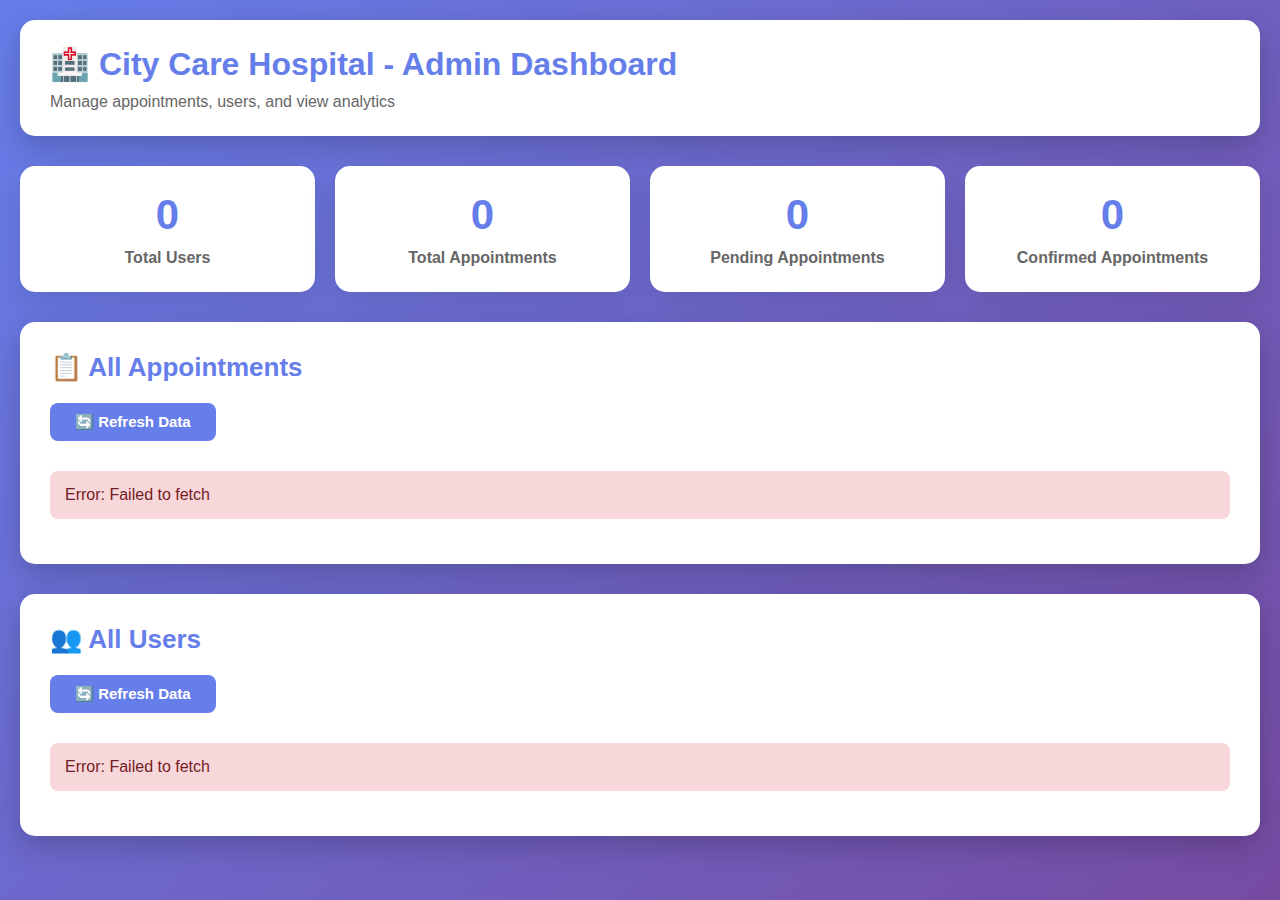
<file: admin.html>
<!DOCTYPE html>
<html lang="en">
<head>
  <meta charset="UTF-8">
  <meta name="viewport" content="width=device-width, initial-scale=1.0">
  <title>City Care Hospital - Admin Dashboard</title>
  <style>
    * {
      margin: 0;
      padding: 0;
      box-sizing: border-box;
    }
    
    body {
      font-family: 'Segoe UI', Tahoma, Geneva, Verdana, sans-serif;
      background: linear-gradient(135deg, #667eea 0%, #764ba2 100%);
      min-height: 100vh;
      padding: 20px;
    }
    
    .container {
      max-width: 1400px;
      margin: 0 auto;
    }
    
    .header {
      background: white;
      padding: 25px 30px;
      border-radius: 15px;
      box-shadow: 0 10px 30px rgba(0,0,0,0.2);
      margin-bottom: 30px;
    }
    
    .header h1 {
      color: #667eea;
      font-size: 32px;
      margin-bottom: 10px;
    }
    
    .header p {
      color: #666;
      font-size: 16px;
    }
    
    .stats {
      display: grid;
      grid-template-columns: repeat(auto-fit, minmax(250px, 1fr));
      gap: 20px;
      margin-bottom: 30px;
    }
    
    .stat-card {
      background: white;
      padding: 25px;
      border-radius: 15px;
      box-shadow: 0 10px 30px rgba(0,0,0,0.1);
      text-align: center;
    }
    
    .stat-card h3 {
      color: #667eea;
      font-size: 42px;
      margin-bottom: 10px;
    }
    
    .stat-card p {
      color: #666;
      font-size: 16px;
      font-weight: 600;
    }
    
    .section {
      background: white;
      padding: 30px;
      border-radius: 15px;
      box-shadow: 0 10px 30px rgba(0,0,0,0.2);
      margin-bottom: 30px;
    }
    
    .section h2 {
      color: #667eea;
      font-size: 26px;
      margin-bottom: 20px;
      display: flex;
      align-items: center;
      gap: 10px;
    }
    
    table {
      width: 100%;
      border-collapse: collapse;
      margin-top: 20px;
    }
    
    table thead {
      background: #667eea;
      color: white;
    }
    
    table th {
      padding: 15px;
      text-align: left;
      font-weight: 600;
    }
    
    table td {
      padding: 12px 15px;
      border-bottom: 1px solid #e0e0e0;
    }
    
    table tbody tr:hover {
      background: #f5f5f5;
    }
    
    .status {
      display: inline-block;
      padding: 5px 12px;
      border-radius: 20px;
      font-size: 13px;
      font-weight: 600;
    }
    
    .status.pending {
      background: #fff3cd;
      color: #856404;
    }
    
    .status.confirmed {
      background: #d4edda;
      color: #155724;
    }
    
    .status.cancelled {
      background: #f8d7da;
      color: #721c24;
    }
    
    .status.completed {
      background: #d1ecf1;
      color: #0c5460;
    }
    
    .refresh-btn {
      background: #667eea;
      color: white;
      border: none;
      padding: 10px 25px;
      border-radius: 8px;
      cursor: pointer;
      font-size: 15px;
      font-weight: 600;
      margin-bottom: 15px;
      transition: background 0.3s;
    }
    
    .refresh-btn:hover {
      background: #5568d3;
    }
    
    .loading {
      text-align: center;
      padding: 40px;
      color: #667eea;
      font-size: 18px;
    }
    
    .error {
      background: #f8d7da;
      color: #721c24;
      padding: 15px;
      border-radius: 8px;
      margin: 15px 0;
    }
    
    .actions-cell {
      white-space: nowrap;
    }
    
    .action-btn {
      border: none;
      padding: 6px 12px;
      border-radius: 5px;
      cursor: pointer;
      font-size: 12px;
      font-weight: 600;
      margin-right: 5px;
      transition: all 0.3s;
    }
    
    .confirm-btn {
      background: #28a745;
      color: white;
    }
    
    .confirm-btn:hover {
      background: #218838;
      transform: scale(1.05);
    }
    
    .cancel-btn {
      background: #dc3545;
      color: white;
    }
    
    .cancel-btn:hover {
      background: #c82333;
      transform: scale(1.05);
    }
    
    .complete-btn {
      background: #17a2b8;
      color: white;
    }
    
    .complete-btn:hover {
      background: #138496;
      transform: scale(1.05);
    }
  </style>
</head>
<body>
  <div class="container">
    <div class="header">
      <h1>🏥 City Care Hospital - Admin Dashboard</h1>
      <p>Manage appointments, users, and view analytics</p>
    </div>
    
    <div class="stats">
      <div class="stat-card">
        <h3 id="totalUsers">0</h3>
        <p>Total Users</p>
      </div>
      <div class="stat-card">
        <h3 id="totalAppointments">0</h3>
        <p>Total Appointments</p>
      </div>
      <div class="stat-card">
        <h3 id="pendingAppointments">0</h3>
        <p>Pending Appointments</p>
      </div>
      <div class="stat-card">
        <h3 id="confirmedAppointments">0</h3>
        <p>Confirmed Appointments</p>
      </div>
    </div>
    
    <div class="section">
      <h2>📋 All Appointments</h2>
      <button class="refresh-btn" onclick="loadAppointments()">🔄 Refresh Data</button>
      <div id="appointmentsContent"></div>
    </div>
    
    <div class="section">
      <h2>👥 All Users</h2>
      <button class="refresh-btn" onclick="loadUsers()">🔄 Refresh Data</button>
      <div id="usersContent"></div>
    </div>
  </div>
  
  <script>
    const API_BASE = 'http://127.0.0.1:5000/api';
    const ADMIN_TOKEN = 'citycare-admin-token';
    
    async function loadAppointments() {
      const container = document.getElementById('appointmentsContent');
      container.innerHTML = '<div class="loading">Loading appointments...</div>';
      
      try {
        const response = await fetch(`${API_BASE}/appointments?admin_token=${ADMIN_TOKEN}`);
        const data = await response.json();
        
        if (!response.ok) {
          throw new Error(data.error || 'Failed to load appointments');
        }
        
        const appointments = data.appointments || [];
        document.getElementById('totalAppointments').textContent = appointments.length;
        
        const pending = appointments.filter(a => a.status === 'pending').length;
        const confirmed = appointments.filter(a => a.status === 'confirmed').length;
        document.getElementById('pendingAppointments').textContent = pending;
        document.getElementById('confirmedAppointments').textContent = confirmed;
        
        if (appointments.length === 0) {
          container.innerHTML = '<p style="text-align:center;color:#666;padding:20px;">No appointments found</p>';
          return;
        }
        
        let html = `
          <table>
            <thead>
              <tr>
                <th>ID</th>
                <th>Patient Name</th>
                <th>Email</th>
                <th>Phone</th>
                <th>Doctor</th>
                <th>Department</th>
                <th>Date</th>
                <th>Time</th>
                <th>Status</th>
                <th>Created</th>
                <th>Actions</th>
              </tr>
            </thead>
            <tbody>
        `;
        
        appointments.forEach(apt => {
          // Generate action buttons based on status
          let actionButtons = '';
          if (apt.status === 'pending') {
            actionButtons = `
              <button class="action-btn confirm-btn" onclick="updateAppointmentStatus(${apt.id}, 'confirmed')">✅ Confirm</button>
              <button class="action-btn cancel-btn" onclick="updateAppointmentStatus(${apt.id}, 'cancelled')">❌ Cancel</button>
            `;
          } else if (apt.status === 'confirmed') {
            actionButtons = `
              <button class="action-btn complete-btn" onclick="updateAppointmentStatus(${apt.id}, 'completed')">✔️ Complete</button>
              <button class="action-btn cancel-btn" onclick="updateAppointmentStatus(${apt.id}, 'cancelled')">❌ Cancel</button>
            `;
          } else if (apt.status === 'cancelled') {
            actionButtons = `
              <button class="action-btn confirm-btn" onclick="updateAppointmentStatus(${apt.id}, 'confirmed')">🔄 Reconfirm</button>
            `;
          } else if (apt.status === 'completed') {
            actionButtons = '<span style="color:#28a745;">✔️ Done</span>';
          }
          
          html += `
            <tr>
              <td>${apt.id}</td>
              <td>${apt.name}</td>
              <td>${apt.email}</td>
              <td>${apt.phone}</td>
              <td>${apt.doctor}</td>
              <td>${apt.department || 'N/A'}</td>
              <td>${apt.appointment_date}</td>
              <td>${apt.appointment_time}</td>
              <td><span class="status ${apt.status}">${apt.status}</span></td>
              <td>${new Date(apt.created_at).toLocaleDateString()}</td>
              <td class="actions-cell">${actionButtons}</td>
            </tr>
          `;
        });
        
        html += '</tbody></table>';
        container.innerHTML = html;
        
      } catch (error) {
        container.innerHTML = `<div class="error">Error: ${error.message}</div>`;
      }
    }
    
    async function loadUsers() {
      const container = document.getElementById('usersContent');
      container.innerHTML = '<div class="loading">Loading users...</div>';
      
      try {
        const response = await fetch(`${API_BASE}/users?admin_token=${ADMIN_TOKEN}`);
        const data = await response.json();
        
        if (!response.ok) {
          throw new Error(data.error || 'Failed to load users');
        }
        
        const users = data.users || [];
        document.getElementById('totalUsers').textContent = users.length;
        
        if (users.length === 0) {
          container.innerHTML = '<p style="text-align:center;color:#666;padding:20px;">No users found</p>';
          return;
        }
        
        let html = `
          <table>
            <thead>
              <tr>
                <th>ID</th>
                <th>Name</th>
                <th>Email</th>
                <th>Phone</th>
                <th>Registered On</th>
              </tr>
            </thead>
            <tbody>
        `;
        
        users.forEach(user => {
          html += `
            <tr>
              <td>${user.id}</td>
              <td>${user.name}</td>
              <td>${user.email}</td>
              <td>${user.phone || 'N/A'}</td>
              <td>${new Date(user.created_at).toLocaleDateString()}</td>
            </tr>
          `;
        });
        
        html += '</tbody></table>';
        container.innerHTML = html;
        
      } catch (error) {
        container.innerHTML = `<div class="error">Error: ${error.message}</div>`;
      }
    }
    
    // Update appointment status
    async function updateAppointmentStatus(appointmentId, newStatus) {
      if (!confirm(`Are you sure you want to ${newStatus} this appointment?`)) {
        return;
      }
      
      try {
        const response = await fetch(`${API_BASE}/appointments/${appointmentId}`, {
          method: 'PATCH',
          headers: {
            'Content-Type': 'application/json',
            'X-Admin-Token': ADMIN_TOKEN
          },
          body: JSON.stringify({ status: newStatus })
        });
        
        const data = await response.json();
        
        if (!response.ok) {
          throw new Error(data.error || 'Failed to update appointment');
        }
        
        // Show success message
        alert(`✅ Appointment ${newStatus} successfully!`);
        
        // Reload appointments to show updated status
        loadAppointments();
        
      } catch (error) {
        alert(`❌ Error: ${error.message}`);
      }
    }
    
    // Load data on page load
    window.addEventListener('DOMContentLoaded', () => {
      loadAppointments();
      loadUsers();
    });
  </script>
</body>
</html>
</file>
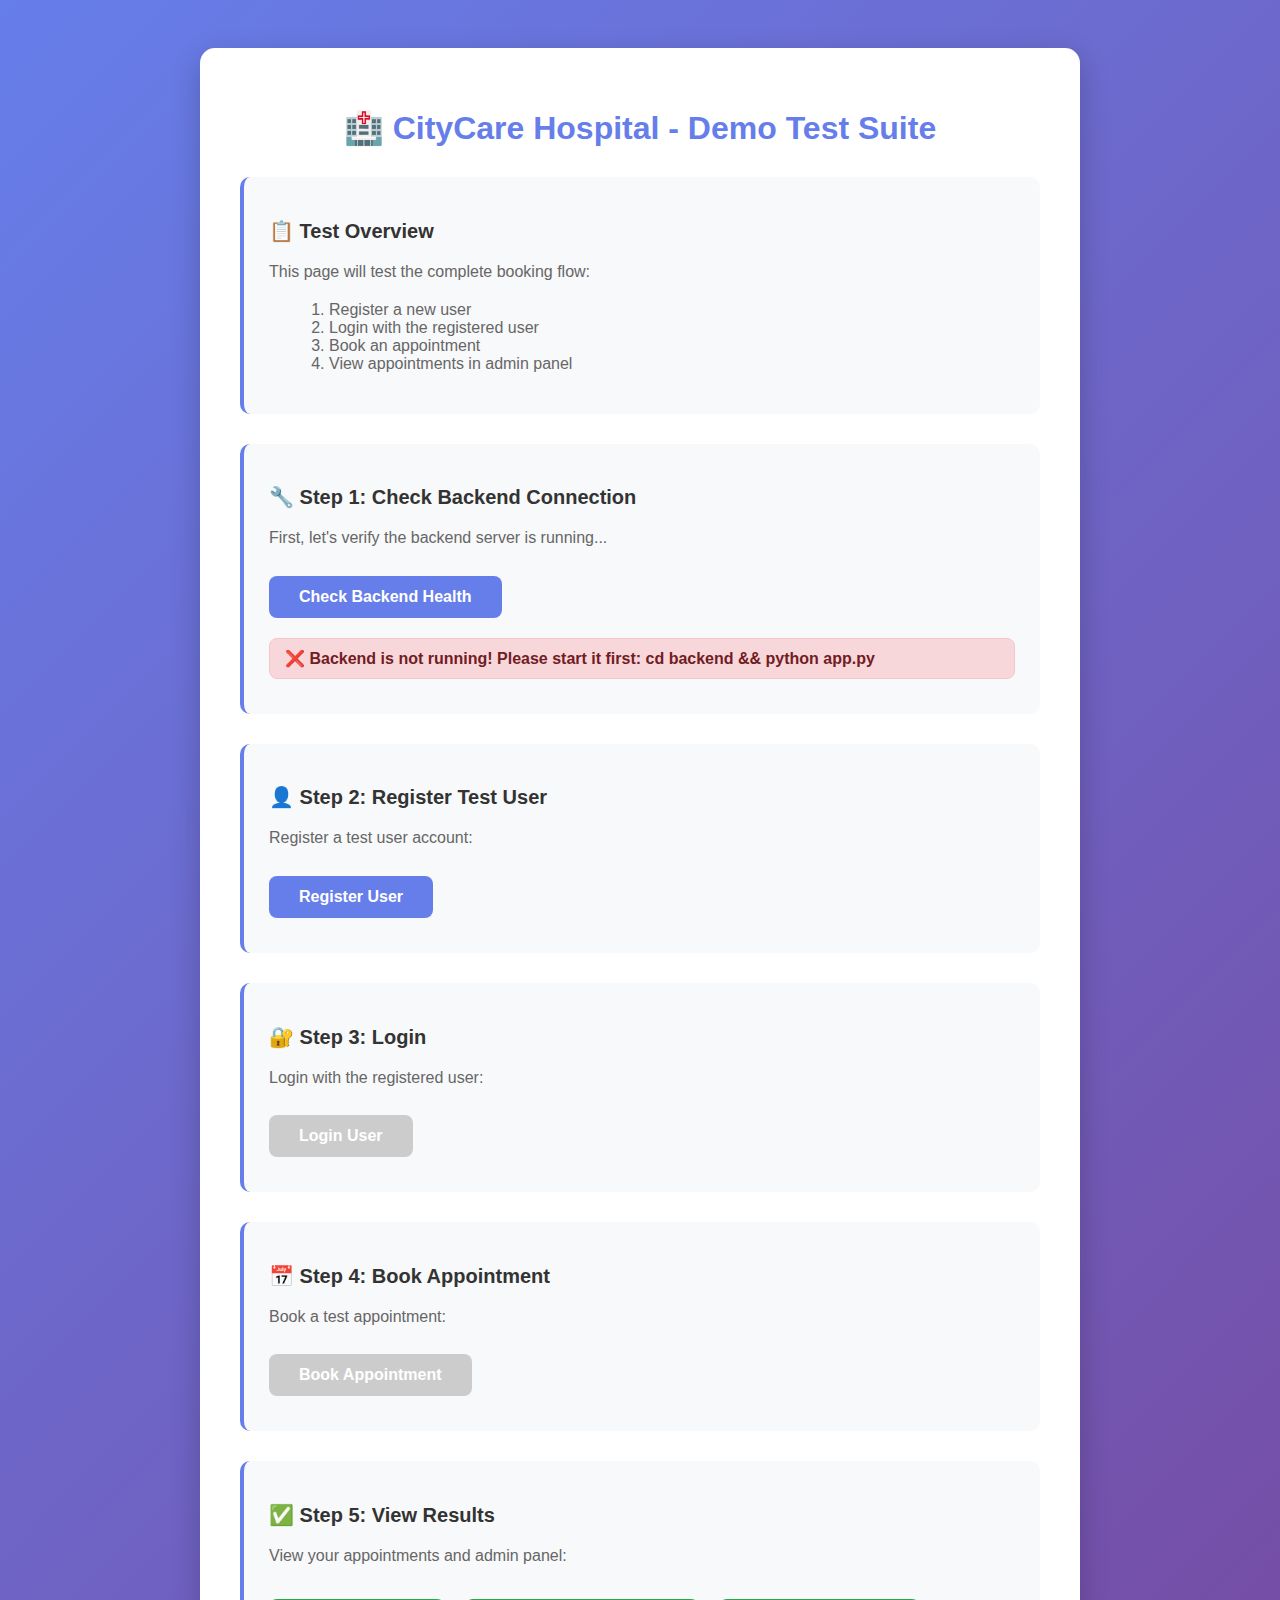
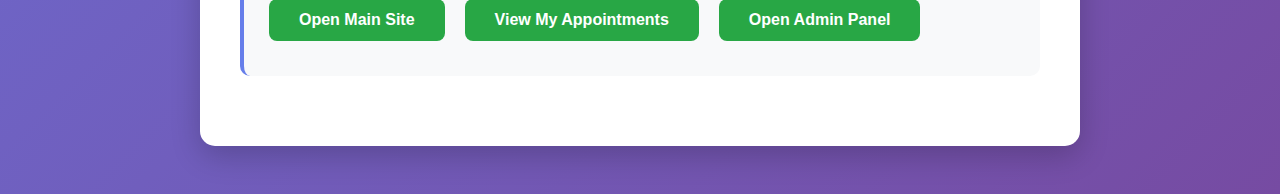
<file: demo-test.html>
<!DOCTYPE html>
<html lang="en">
<head>
  <meta charset="UTF-8">
  <meta name="viewport" content="width=device-width, initial-scale=1.0">
  <title>CityCare Hospital - Demo Test</title>
  <style>
    body {
      font-family: 'Segoe UI', Tahoma, Geneva, Verdana, sans-serif;
      background: linear-gradient(135deg, #667eea 0%, #764ba2 100%);
      min-height: 100vh;
      padding: 40px 20px;
    }
    .container {
      max-width: 800px;
      margin: 0 auto;
      background: white;
      padding: 40px;
      border-radius: 15px;
      box-shadow: 0 10px 30px rgba(0,0,0,0.2);
    }
    h1 {
      color: #667eea;
      text-align: center;
      margin-bottom: 30px;
    }
    .test-section {
      margin: 30px 0;
      padding: 25px;
      background: #f8f9fa;
      border-radius: 10px;
      border-left: 4px solid #667eea;
    }
    .test-section h2 {
      color: #333;
      font-size: 20px;
      margin-bottom: 15px;
    }
    .test-section p {
      color: #666;
      line-height: 1.6;
      margin-bottom: 15px;
    }
    button {
      background: #667eea;
      color: white;
      border: none;
      padding: 12px 30px;
      border-radius: 8px;
      cursor: pointer;
      font-size: 16px;
      font-weight: 600;
      margin: 10px 10px 10px 0;
      transition: all 0.3s;
    }
    button:hover {
      background: #5568d3;
      transform: translateY(-2px);
      box-shadow: 0 5px 15px rgba(102, 126, 234, 0.3);
    }
    button:disabled {
      background: #ccc;
      cursor: not-allowed;
      transform: none;
    }
    .status {
      padding: 10px 15px;
      border-radius: 8px;
      margin: 10px 0;
      font-weight: 600;
    }
    .status.success {
      background: #d4edda;
      color: #155724;
      border: 1px solid #c3e6cb;
    }
    .status.error {
      background: #f8d7da;
      color: #721c24;
      border: 1px solid #f5c6cb;
    }
    .status.info {
      background: #d1ecf1;
      color: #0c5460;
      border: 1px solid #bee5eb;
    }
    pre {
      background: #282c34;
      color: #abb2bf;
      padding: 15px;
      border-radius: 8px;
      overflow-x: auto;
      font-size: 14px;
      line-height: 1.5;
    }
    .links {
      display: flex;
      gap: 10px;
      flex-wrap: wrap;
      margin-top: 20px;
    }
    .link-btn {
      background: #28a745;
    }
    .link-btn:hover {
      background: #218838;
    }
  </style>
</head>
<body>
  <div class="container">
    <h1>🏥 CityCare Hospital - Demo Test Suite</h1>
    
    <div class="test-section">
      <h2>📋 Test Overview</h2>
      <p>This page will test the complete booking flow:</p>
      <ol style="margin-left: 20px; color: #666;">
        <li>Register a new user</li>
        <li>Login with the registered user</li>
        <li>Book an appointment</li>
        <li>View appointments in admin panel</li>
      </ol>
    </div>

    <div class="test-section">
      <h2>🔧 Step 1: Check Backend Connection</h2>
      <p>First, let's verify the backend server is running...</p>
      <button id="checkBackend">Check Backend Health</button>
      <div id="backendStatus"></div>
    </div>

    <div class="test-section">
      <h2>👤 Step 2: Register Test User</h2>
      <p>Register a test user account:</p>
      <button id="registerUser">Register User</button>
      <div id="registerStatus"></div>
      <pre id="registerData" style="display: none;"></pre>
    </div>

    <div class="test-section">
      <h2>🔐 Step 3: Login</h2>
      <p>Login with the registered user:</p>
      <button id="loginUser" disabled>Login User</button>
      <div id="loginStatus"></div>
      <pre id="loginData" style="display: none;"></pre>
    </div>

    <div class="test-section">
      <h2>📅 Step 4: Book Appointment</h2>
      <p>Book a test appointment:</p>
      <button id="bookAppointment" disabled>Book Appointment</button>
      <div id="appointmentStatus"></div>
      <pre id="appointmentData" style="display: none;"></pre>
    </div>

    <div class="test-section">
      <h2>✅ Step 5: View Results</h2>
      <p>View your appointments and admin panel:</p>
      <div class="links">
        <button class="link-btn" onclick="window.open('index.html', '_blank')">Open Main Site</button>
        <button class="link-btn" onclick="window.open('my-appointments.html', '_blank')">View My Appointments</button>
        <button class="link-btn" onclick="window.open('admin.html', '_blank')">Open Admin Panel</button>
      </div>
    </div>
  </div>

  <script>
    const API_BASE = 'http://127.0.0.1:5000/api';
    let testUser = null;

    // Generate random test data
    const timestamp = Date.now();
    const testEmail = `test${timestamp}@citycare.com`;
    const testData = {
      name: 'John Doe',
      email: testEmail,
      password: 'Test@123',
      phone: '01712345678'
    };

    function showStatus(elementId, message, type = 'info') {
      const element = document.getElementById(elementId);
      element.innerHTML = `<div class="status ${type}">${message}</div>`;
    }

    function showData(elementId, data) {
      const element = document.getElementById(elementId);
      element.style.display = 'block';
      element.textContent = JSON.stringify(data, null, 2);
    }

    // Check Backend
    document.getElementById('checkBackend').addEventListener('click', async () => {
      try {
        const response = await fetch(`${API_BASE}/health`);
        const data = await response.json();
        showStatus('backendStatus', `✅ Backend is running: ${data.message}`, 'success');
        document.getElementById('registerUser').disabled = false;
      } catch (error) {
        showStatus('backendStatus', `❌ Backend is not running! Please start it first: cd backend && python app.py`, 'error');
      }
    });

    // Register User
    document.getElementById('registerUser').addEventListener('click', async () => {
      try {
        const response = await fetch(`${API_BASE}/register`, {
          method: 'POST',
          headers: { 'Content-Type': 'application/json' },
          body: JSON.stringify(testData)
        });
        
        const data = await response.json();
        
        if (response.ok) {
          testUser = data;
          showStatus('registerStatus', `✅ User registered successfully! Email: ${testEmail}`, 'success');
          showData('registerData', data);
          document.getElementById('loginUser').disabled = false;
        } else {
          // If user already exists, that's okay for testing
          if (response.status === 409) {
            showStatus('registerStatus', `⚠️ User already exists, proceeding to login...`, 'info');
            document.getElementById('loginUser').disabled = false;
          } else {
            throw new Error(data.error || 'Registration failed');
          }
        }
      } catch (error) {
        showStatus('registerStatus', `❌ Registration failed: ${error.message}`, 'error');
      }
    });

    // Login User
    document.getElementById('loginUser').addEventListener('click', async () => {
      try {
        const response = await fetch(`${API_BASE}/login`, {
          method: 'POST',
          headers: { 'Content-Type': 'application/json' },
          body: JSON.stringify({
            email: testData.email,
            password: testData.password
          })
        });
        
        const data = await response.json();
        
        if (response.ok) {
          testUser = data;
          // Store user in localStorage for the main site
          localStorage.setItem('currentUser', JSON.stringify(data));
          showStatus('loginStatus', `✅ Login successful! Welcome ${data.name}`, 'success');
          showData('loginData', data);
          document.getElementById('bookAppointment').disabled = false;
        } else {
          throw new Error(data.error || 'Login failed');
        }
      } catch (error) {
        showStatus('loginStatus', `❌ Login failed: ${error.message}`, 'error');
      }
    });

    // Book Appointment
    document.getElementById('bookAppointment').addEventListener('click', async () => {
      try {
        // Get tomorrow's date
        const tomorrow = new Date();
        tomorrow.setDate(tomorrow.getDate() + 1);
        const dateStr = tomorrow.toISOString().split('T')[0];
        
        const appointmentData = {
          user_id: testUser.id,
          name: testUser.name,
          email: testUser.email,
          phone: testUser.phone,
          doctor: 'Dr. Anamul Haque',
          department: 'Cardiology',
          date: dateStr,
          time: '10:00 AM',
          message: 'This is a test appointment for demo purposes'
        };
        
        const response = await fetch(`${API_BASE}/appointments`, {
          method: 'POST',
          headers: { 'Content-Type': 'application/json' },
          body: JSON.stringify(appointmentData)
        });
        
        const data = await response.json();
        
        if (response.ok) {
          showStatus('appointmentStatus', `✅ Appointment booked successfully! Appointment ID: ${data.id}`, 'success');
          showData('appointmentData', data);
          
          // Show next steps
          setTimeout(() => {
            const statusDiv = document.getElementById('appointmentStatus');
            statusDiv.innerHTML += `
              <div class="status info" style="margin-top: 10px;">
                <strong>🎉 Success!</strong><br>
                Now you can:<br>
                • Open the main site to see your logged-in status<br>
                • View your appointments in "My Appointments" page<br>
                • Check admin panel to see all appointments
              </div>
            `;
          }, 1000);
        } else {
          throw new Error(data.error || 'Booking failed');
        }
      } catch (error) {
        showStatus('appointmentStatus', `❌ Booking failed: ${error.message}`, 'error');
      }
    });

    // Auto-check backend on load
    window.addEventListener('load', () => {
      document.getElementById('checkBackend').click();
    });
  </script>
</body>
</html>
</file>
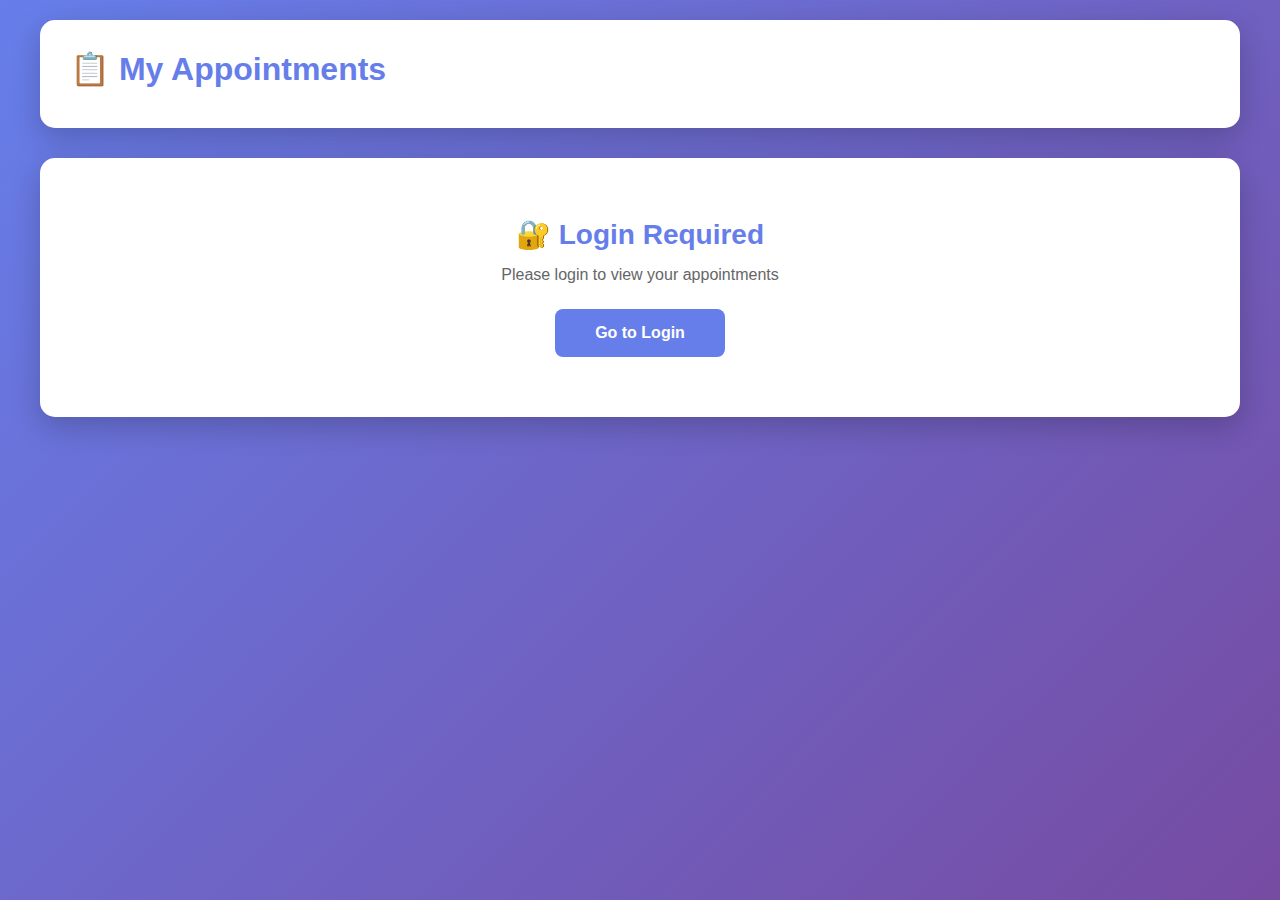
<file: my-appointments.html>
<!DOCTYPE html>
<html lang="en">
<head>
  <meta charset="UTF-8">
  <meta name="viewport" content="width=device-width, initial-scale=1.0">
  <title>My Appointments - City Care Hospital</title>
  <style>
    * {
      margin: 0;
      padding: 0;
      box-sizing: border-box;
    }
    
    body {
      font-family: 'Segoe UI', Tahoma, Geneva, Verdana, sans-serif;
      background: linear-gradient(135deg, #667eea 0%, #764ba2 100%);
      min-height: 100vh;
      padding: 20px;
    }
    
    .container {
      max-width: 1200px;
      margin: 0 auto;
    }
    
    .header {
      background: white;
      padding: 30px;
      border-radius: 15px;
      box-shadow: 0 10px 30px rgba(0,0,0,0.2);
      margin-bottom: 30px;
    }
    
    .header h1 {
      color: #667eea;
      font-size: 32px;
      margin-bottom: 10px;
    }
    
    .user-info {
      display: flex;
      justify-content: space-between;
      align-items: center;
      margin-top: 15px;
      padding-top: 15px;
      border-top: 1px solid #e0e0e0;
    }
    
    .user-info p {
      color: #666;
      font-size: 16px;
    }
    
    .logout-btn {
      background: #f5576c;
      color: white;
      border: none;
      padding: 10px 20px;
      border-radius: 8px;
      cursor: pointer;
      font-size: 14px;
      font-weight: 600;
      text-decoration: none;
      display: inline-block;
      transition: background 0.3s;
    }
    
    .logout-btn:hover {
      background: #e04555;
    }
    
    .back-btn {
      background: #667eea;
      color: white;
      border: none;
      padding: 10px 20px;
      border-radius: 8px;
      cursor: pointer;
      font-size: 14px;
      font-weight: 600;
      text-decoration: none;
      display: inline-block;
      transition: background 0.3s;
      margin-right: 10px;
    }
    
    .back-btn:hover {
      background: #5568d3;
    }
    
    .appointments-section {
      background: white;
      padding: 30px;
      border-radius: 15px;
      box-shadow: 0 10px 30px rgba(0,0,0,0.2);
    }
    
    .appointments-section h2 {
      color: #667eea;
      font-size: 24px;
      margin-bottom: 20px;
    }
    
    .appointment-card {
      background: #f8f9fa;
      border-left: 4px solid #667eea;
      padding: 20px;
      margin-bottom: 15px;
      border-radius: 8px;
      transition: transform 0.2s;
    }
    
    .appointment-card:hover {
      transform: translateX(5px);
      box-shadow: 0 5px 15px rgba(0,0,0,0.1);
    }
    
    .appointment-header {
      display: flex;
      justify-content: space-between;
      align-items: center;
      margin-bottom: 15px;
    }
    
    .appointment-header h3 {
      color: #667eea;
      font-size: 20px;
      margin: 0;
    }
    
    .status {
      display: inline-block;
      padding: 6px 15px;
      border-radius: 20px;
      font-size: 13px;
      font-weight: 600;
    }
    
    .status.pending {
      background: #fff3cd;
      color: #856404;
    }
    
    .status.confirmed {
      background: #d4edda;
      color: #155724;
    }
    
    .status.cancelled {
      background: #f8d7da;
      color: #721c24;
    }
    
    .status.completed {
      background: #d1ecf1;
      color: #0c5460;
    }
    
    .appointment-details {
      display: grid;
      grid-template-columns: repeat(auto-fit, minmax(200px, 1fr));
      gap: 15px;
    }
    
    .detail-item {
      display: flex;
      flex-direction: column;
      gap: 5px;
    }
    
    .detail-label {
      color: #666;
      font-size: 13px;
      font-weight: 600;
      text-transform: uppercase;
    }
    
    .detail-value {
      color: #333;
      font-size: 16px;
    }
    
    .message-box {
      margin-top: 15px;
      padding: 15px;
      background: white;
      border-radius: 8px;
      border: 1px solid #e0e0e0;
    }
    
    .message-box .detail-label {
      margin-bottom: 8px;
    }
    
    .message-box .detail-value {
      color: #555;
      line-height: 1.5;
    }
    
    .loading {
      text-align: center;
      padding: 40px;
      color: #667eea;
      font-size: 18px;
    }
    
    .error {
      background: #f8d7da;
      color: #721c24;
      padding: 15px;
      border-radius: 8px;
      margin: 15px 0;
    }
    
    .no-data {
      text-align: center;
      padding: 40px;
      color: #666;
    }
    
    .no-data h3 {
      color: #667eea;
      margin-bottom: 10px;
    }
    
    .login-prompt {
      text-align: center;
      padding: 60px 20px;
      background: white;
      border-radius: 15px;
      box-shadow: 0 10px 30px rgba(0,0,0,0.2);
    }
    
    .login-prompt h2 {
      color: #667eea;
      font-size: 28px;
      margin-bottom: 15px;
    }
    
    .login-prompt p {
      color: #666;
      font-size: 16px;
      margin-bottom: 25px;
    }
    
    .login-prompt a {
      display: inline-block;
      background: #667eea;
      color: white;
      padding: 15px 40px;
      border-radius: 8px;
      text-decoration: none;
      font-weight: 600;
      transition: background 0.3s;
    }
    
    .login-prompt a:hover {
      background: #5568d3;
    }
  </style>
</head>
<body>
  <div class="container">
    <div class="header">
      <h1>📋 My Appointments</h1>
      <div class="user-info" id="userInfo" style="display: none;">
        <p>Welcome, <strong id="userName"></strong> (ID: <span id="userId"></span>)</p>
        <div>
          <a href="index.html" class="back-btn">← Back to Home</a>
          <button class="logout-btn" onclick="logout()">Logout</button>
        </div>
      </div>
    </div>
    
    <div id="content"></div>
  </div>
  
  <script>
    const API_BASE = 'http://127.0.0.1:5000/api';
    const STORAGE_KEY_USER = 'citycare_current_user';
    
    let currentUser = null;
    
    async function apiGet(url) {
      const resp = await fetch(url, { credentials: 'include', headers: { Accept: 'application/json' } });
      const data = await resp.json().catch(() => ({}));
      if (!resp.ok) {
        const message = data && data.error ? data.error : 'Request failed';
        const err = new Error(message);
        err.status = resp.status;
        err.payload = data;
        throw err;
      }
      return data;
    }
    
    // Load stored user
    function loadStoredUser() {
      try {
        const stored = localStorage.getItem(STORAGE_KEY_USER);
        if (stored) {
          currentUser = JSON.parse(stored);
          return currentUser;
        }
      } catch (error) {
        console.error('Error loading user:', error);
      }
      return null;
    }
    
    // Logout function
    async function logout() {
      try { await fetch(`${API_BASE}/logout`, { method: 'POST', credentials: 'include' }); } catch {}
      localStorage.removeItem(STORAGE_KEY_USER);
      window.location.href = 'index.html#home';
    }
    
    // Format date
    function formatDate(dateString) {
      const date = new Date(dateString);
      return date.toLocaleDateString('en-US', { 
        year: 'numeric', 
        month: 'long', 
        day: 'numeric' 
      });
    }
    
    // Load appointments
    function uniqBy(arr, keyFn) {
      const map = new Map();
      for (const item of arr) {
        const key = keyFn(item);
        if (!map.has(key)) map.set(key, item);
      }
      return Array.from(map.values());
    }

    async function loadAppointments() {
      const content = document.getElementById('content');
      
      if (!currentUser) {
        content.innerHTML = `
          <div class="login-prompt">
            <h2>🔐 Login Required</h2>
            <p>Please login to view your appointments</p>
            <a href="index.html#login">Go to Login</a>
          </div>
        `;
        return;
      }
      
      // Show user info
      document.getElementById('userInfo').style.display = 'flex';
      document.getElementById('userName').textContent = currentUser.name;
      document.getElementById('userId').textContent = currentUser.id || 'N/A';
      
      content.innerHTML = '<div class="loading">Loading your appointments...</div>';
      
      try {
        // Fetch by user_id; also fetch by email and merge if needed, to include legacy bookings
        let byId = [];
        let byEmail = [];
        if (currentUser.id) {
          try {
            const data = await apiGet(`${API_BASE}/appointments?user_id=${encodeURIComponent(currentUser.id)}`);
            byId = Array.isArray(data.appointments) ? data.appointments : [];
          } catch (e) {
            // Non-fatal; continue to email fallback
          }
        }
        if (currentUser.email) {
          try {
            const data = await apiGet(`${API_BASE}/appointments?email=${encodeURIComponent(currentUser.email)}`);
            byEmail = Array.isArray(data.appointments) ? data.appointments : [];
          } catch (e) {
            // ignore
          }
        }

        let appointments = uniqBy([...byId, ...byEmail], (a) => a.id ?? `${a.doctor}-${a.appointment_date}-${a.appointment_time}`);
        
        if (appointments.length === 0) {
          // Show a helpful debug panel when no appointments are found so it's clear
          // whether the user object or the API responses are the reason.
          content.innerHTML = `
            <div class="appointments-section">
              <div class="no-data">
                <h3>No Appointments Found</h3>
                <p>We couldn't find any appointments for your profile.</p>
                <p style="color: #999; font-size: 14px; margin-top: 10px;">
                  <strong>User ID:</strong> ${currentUser.id || 'Not set'}<br>
                  <strong>Email:</strong> ${currentUser.email || 'Not set'}
                </p>
                <br>
                <a href="index.html#appointment" class="back-btn">Book Your First Appointment</a>
              </div>
              <div style="margin-top:18px; padding:12px; background:#fff; border:1px solid #eee; border-radius:8px;">
                <h4 style="margin:0 0 8px 0; color:#667eea;">Debug info</h4>
                <pre id="debugInfo" style="white-space:pre-wrap; font-size:13px; color:#333;">Checking API responses...</pre>
              </div>
            </div>
          `;

          // Populate debug info asynchronously with counts from the last fetched arrays (if available)
          (function populateDebug() {
            const debugEl = document.getElementById('debugInfo');
            try {
              const byIdCount = Array.isArray(byId) ? byId.length : 0;
              const byEmailCount = Array.isArray(byEmail) ? byEmail.length : 0;
              const details = {
                storedUser: currentUser || null,
                fetchedByUserId: byIdCount,
                fetchedByEmail: byEmailCount,
                note: 'If both counts are 0, check that the backend running at ' + API_BASE + ' has the appointment entries and that the stored user id/email match.'
              };
              debugEl.textContent = JSON.stringify(details, null, 2);
            } catch (err) {
              if (debugEl) debugEl.textContent = 'Debug error: ' + String(err);
            }
          })();

          return;
        }
        
        let html = '<div class="appointments-section">';
        html += `<h2>Your Appointments (${appointments.length})</h2>`;
        
        // Sort by date (newest first)
        appointments.sort((a, b) => new Date(b.created_at) - new Date(a.created_at));
        
        appointments.forEach(apt => {
          html += `
            <div class="appointment-card">
              <div class="appointment-header">
                <h3>🏥 ${apt.doctor}</h3>
                <span class="status ${apt.status}">${apt.status.toUpperCase()}</span>
              </div>
              <div class="appointment-details">
                <div class="detail-item">
                  <span class="detail-label">Appointment ID</span>
                  <span class="detail-value">#${apt.id}</span>
                </div>
                <div class="detail-item">
                  <span class="detail-label">Patient Name</span>
                  <span class="detail-value">👤 ${apt.name}</span>
                </div>
                <div class="detail-item">
                  <span class="detail-label">Email</span>
                  <span class="detail-value">📧 ${apt.email}</span>
                </div>
                <div class="detail-item">
                  <span class="detail-label">Phone</span>
                  <span class="detail-value">📱 ${apt.phone}</span>
                </div>
                <div class="detail-item">
                  <span class="detail-label">Department</span>
                  <span class="detail-value">${apt.department || 'Not specified'}</span>
                </div>
                <div class="detail-item">
                  <span class="detail-label">Appointment Date</span>
                  <span class="detail-value">📅 ${formatDate(apt.appointment_date)}</span>
                </div>
                <div class="detail-item">
                  <span class="detail-label">Appointment Time</span>
                  <span class="detail-value">🕐 ${apt.appointment_time}</span>
                </div>
                <div class="detail-item">
                  <span class="detail-label">Booked On</span>
                  <span class="detail-value">${formatDate(apt.created_at)}</span>
                </div>
              </div>
          `;
          
          if (apt.message) {
            html += `
              <div class="message-box">
                <span class="detail-label">Your Message</span>
                <div class="detail-value">${apt.message}</div>
              </div>
            `;
          }
          
          html += '</div>';
        });
        
        html += '</div>';
        content.innerHTML = html;
        
      } catch (error) {
        content.innerHTML = `
          <div class="appointments-section">
            <div class="error">
              <strong>Error:</strong> ${error.message}
              <br><br>
              Make sure the backend server is running on http://127.0.0.1:5000
            </div>
          </div>
        `;
      }
    }
    
    // Load on page load
    window.addEventListener('DOMContentLoaded', () => {
      loadStoredUser();
      loadAppointments();
    });
  </script>
</body>
</html>
</file>
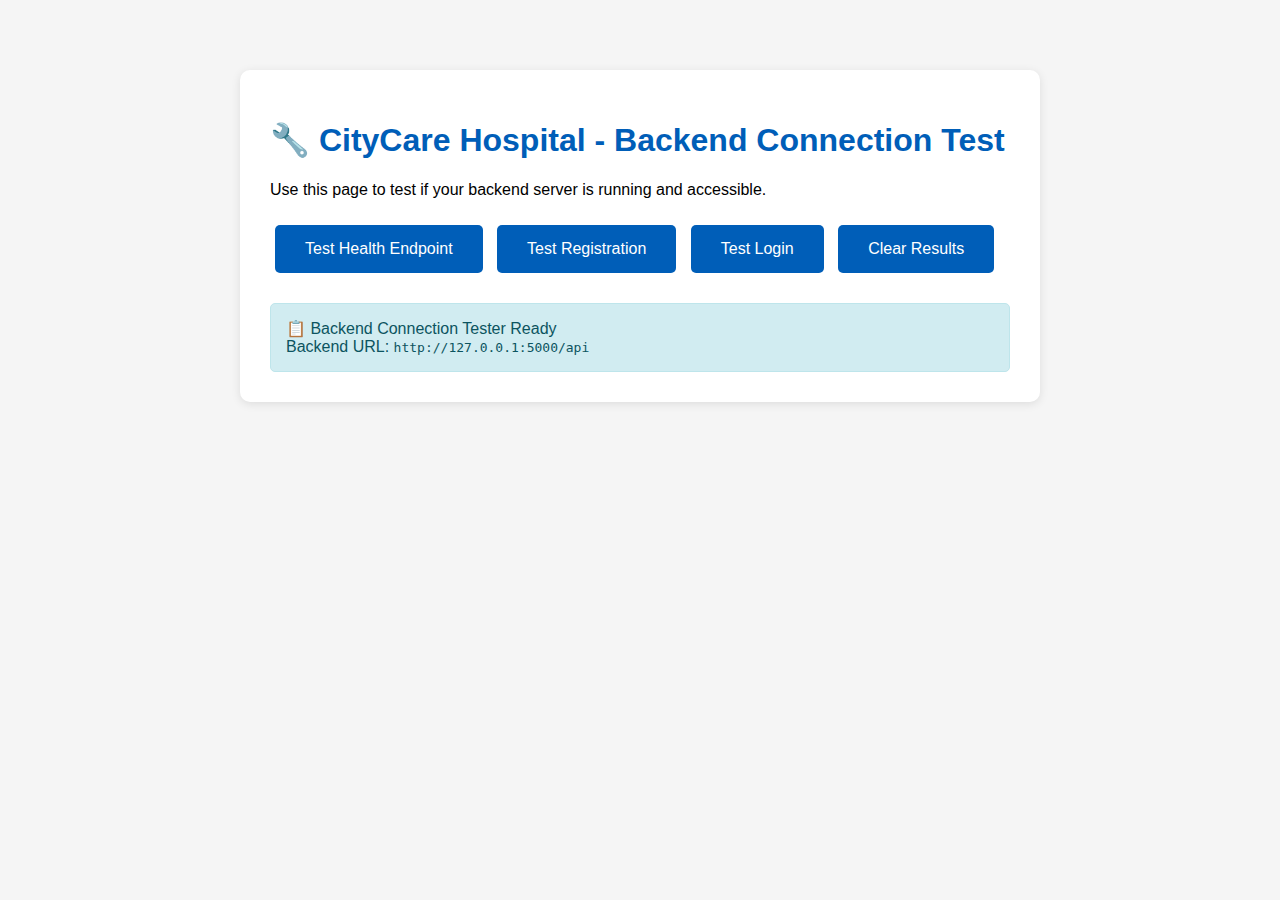
<file: test-connection.html>
<!DOCTYPE html>
<html lang="en">
<head>
  <meta charset="UTF-8">
  <meta name="viewport" content="width=device-width, initial-scale=1.0">
  <title>Backend Connection Test</title>
  <style>
    body {
      font-family: Arial, sans-serif;
      max-width: 800px;
      margin: 50px auto;
      padding: 20px;
      background: #f5f5f5;
    }
    .test-container {
      background: white;
      padding: 30px;
      border-radius: 10px;
      box-shadow: 0 2px 10px rgba(0,0,0,0.1);
    }
    h1 {
      color: #005eb8;
    }
    button {
      background: #005eb8;
      color: white;
      border: none;
      padding: 15px 30px;
      border-radius: 5px;
      cursor: pointer;
      font-size: 16px;
      margin: 10px 5px;
    }
    button:hover {
      background: #004a94;
    }
    .result {
      margin-top: 20px;
      padding: 15px;
      border-radius: 5px;
    }
    .success {
      background: #d4edda;
      color: #155724;
      border: 1px solid #c3e6cb;
    }
    .error {
      background: #f8d7da;
      color: #721c24;
      border: 1px solid #f5c6cb;
    }
    .info {
      background: #d1ecf1;
      color: #0c5460;
      border: 1px solid #bee5eb;
    }
    pre {
      background: #f8f9fa;
      padding: 10px;
      border-radius: 5px;
      overflow-x: auto;
    }
  </style>
</head>
<body>
  <div class="test-container">
    <h1>🔧 CityCare Hospital - Backend Connection Test</h1>
    <p>Use this page to test if your backend server is running and accessible.</p>
    
    <div>
      <button onclick="testHealth()">Test Health Endpoint</button>
      <button onclick="testRegister()">Test Registration</button>
      <button onclick="testLogin()">Test Login</button>
      <button onclick="clearResults()">Clear Results</button>
    </div>
    
    <div id="results"></div>
  </div>

  <script>
    const API_BASE = 'http://127.0.0.1:5000/api';
    const resultsDiv = document.getElementById('results');

    function showResult(message, type = 'info') {
      const resultEl = document.createElement('div');
      resultEl.className = `result ${type}`;
      resultEl.innerHTML = message;
      resultsDiv.appendChild(resultEl);
      resultsDiv.scrollTop = resultsDiv.scrollHeight;
    }

    function clearResults() {
      resultsDiv.innerHTML = '';
    }

    async function testHealth() {
      showResult('🔄 Testing health endpoint...', 'info');
      
      try {
        const response = await fetch(`${API_BASE}/health`);
        const data = await response.json();
        
        if (response.ok) {
          showResult(`✅ SUCCESS: Backend is running!<br><pre>${JSON.stringify(data, null, 2)}</pre>`, 'success');
        } else {
          showResult(`⚠️ Response received but status: ${response.status}<br><pre>${JSON.stringify(data, null, 2)}</pre>`, 'error');
        }
      } catch (error) {
        showResult(`❌ ERROR: Cannot reach backend server!<br>
          <strong>Error:</strong> ${error.message}<br><br>
          <strong>Troubleshooting:</strong><br>
          1. Make sure the backend server is running: <code>cd backend && python app.py</code><br>
          2. Check if server is running on http://127.0.0.1:5000<br>
          3. Look for CORS errors in the browser console (F12)<br>
          4. Make sure Flask and Flask-CORS are installed<br>
          5. Check Windows Firewall settings`, 'error');
      }
    }

    async function testRegister() {
      showResult('🔄 Testing registration endpoint...', 'info');
      
      const testUser = {
        name: 'Test User',
        email: `test${Date.now()}@example.com`,
        password: 'test123',
        phone: '01712345678'
      };
      
      try {
        const response = await fetch(`${API_BASE}/register`, {
          method: 'POST',
          headers: {
            'Content-Type': 'application/json'
          },
          body: JSON.stringify(testUser)
        });
        
        const data = await response.json();
        
        if (response.ok) {
          showResult(`✅ SUCCESS: User registered!<br>
            <strong>Email:</strong> ${testUser.email}<br>
            <strong>Password:</strong> ${testUser.password}<br>
            <pre>${JSON.stringify(data, null, 2)}</pre>`, 'success');
        } else {
          showResult(`⚠️ Registration failed!<br><pre>${JSON.stringify(data, null, 2)}</pre>`, 'error');
        }
      } catch (error) {
        showResult(`❌ ERROR: ${error.message}`, 'error');
      }
    }

    async function testLogin() {
      showResult('🔄 Testing login endpoint...', 'info');
      
      // First register a user
      const testUser = {
        name: 'Login Test',
        email: `logintest${Date.now()}@example.com`,
        password: 'test123',
        phone: '01712345678'
      };
      
      try {
        // Register
        const regResponse = await fetch(`${API_BASE}/register`, {
          method: 'POST',
          headers: {
            'Content-Type': 'application/json'
          },
          body: JSON.stringify(testUser)
        });
        
        if (!regResponse.ok) {
          throw new Error('Registration failed for login test');
        }
        
        // Now try to login
        const loginResponse = await fetch(`${API_BASE}/login`, {
          method: 'POST',
          headers: {
            'Content-Type': 'application/json'
          },
          body: JSON.stringify({
            email: testUser.email,
            password: testUser.password
          })
        });
        
        const loginData = await loginResponse.json();
        
        if (loginResponse.ok) {
          showResult(`✅ SUCCESS: Login working!<br>
            <strong>Email:</strong> ${testUser.email}<br>
            <strong>Password:</strong> ${testUser.password}<br>
            <pre>${JSON.stringify(loginData, null, 2)}</pre>`, 'success');
        } else {
          showResult(`⚠️ Login failed!<br><pre>${JSON.stringify(loginData, null, 2)}</pre>`, 'error');
        }
      } catch (error) {
        showResult(`❌ ERROR: ${error.message}`, 'error');
      }
    }

    // Auto-test on load
    window.addEventListener('DOMContentLoaded', () => {
      showResult('📋 Backend Connection Tester Ready<br>Backend URL: <code>' + API_BASE + '</code>', 'info');
      setTimeout(testHealth, 1000);
    });
  </script>
</body>
</html>
</file>
